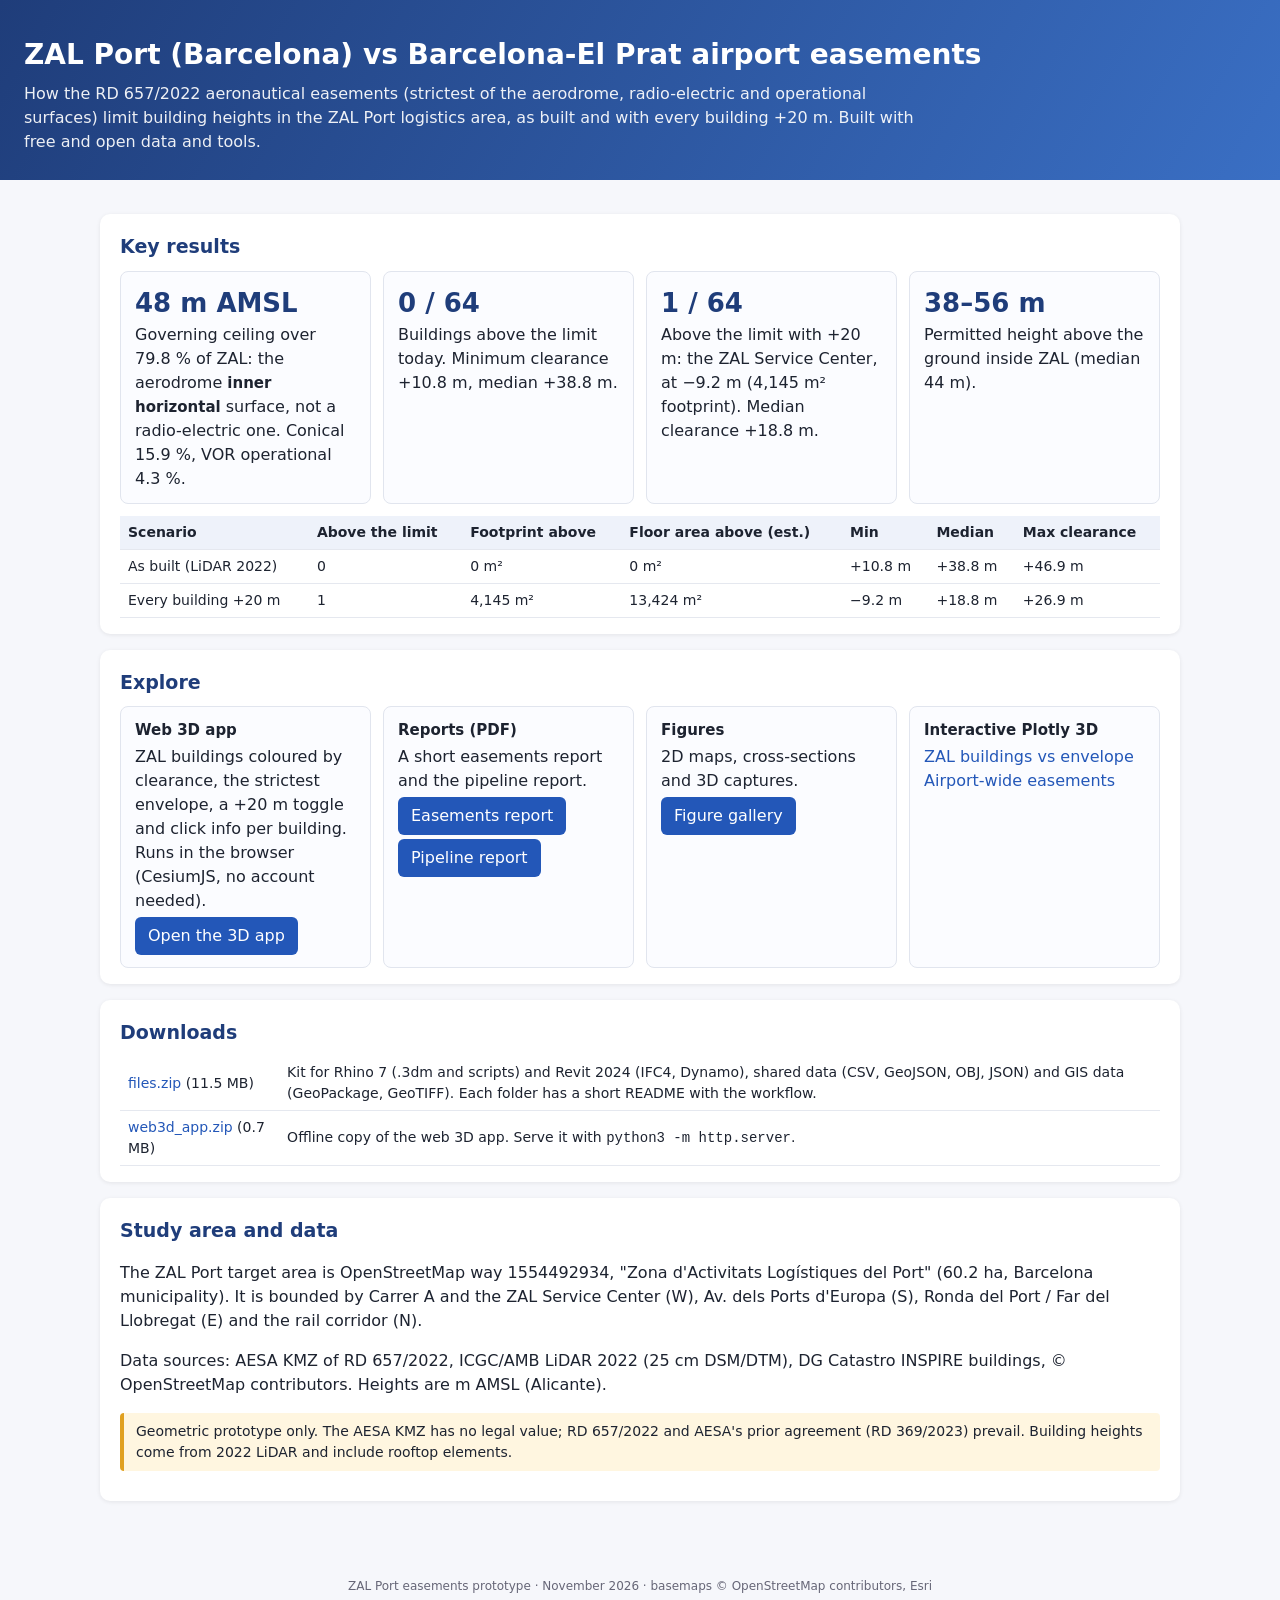
<file: index.html>
<!DOCTYPE html><html lang="en"><head><meta charset="utf-8"><link rel="icon" href="data:,"><meta name="viewport" content="width=device-width,initial-scale=1">
<title>ZAL Port vs Barcelona-El Prat airport easements</title><link rel="stylesheet" href="style.css"></head><body>
<header><h1>ZAL Port (Barcelona) vs Barcelona-El Prat airport easements</h1>
<p>How the RD 657/2022 aeronautical easements (strictest of the aerodrome, radio-electric and operational surfaces) limit building heights in the ZAL Port logistics area, as built and with every building +20 m. Built with free and open data and tools.</p></header>
<main>
<section><h2>Key results</h2><div class="grid">
<div class="card"><span class="kpi">48 m AMSL</span><br>Governing ceiling over 79.8 % of ZAL: the aerodrome <b style="display:inline">inner horizontal</b> surface, not a radio-electric one. Conical 15.9 %, VOR operational 4.3 %.</div>
<div class="card"><span class="kpi">0 / 64</span><br>Buildings above the limit today. Minimum clearance +10.8 m, median +38.8 m.</div>
<div class="card"><span class="kpi">1 / 64</span><br>Above the limit with +20 m: the ZAL Service Center, at −9.2 m (4,145 m² footprint). Median clearance +18.8 m.</div>
<div class="card"><span class="kpi">38–56 m</span><br>Permitted height above the ground inside ZAL (median 44 m).</div></div>
<table style="margin-top:12px"><tr><th>Scenario</th><th>Above the limit</th><th>Footprint above</th><th>Floor area above (est.)</th><th>Min</th><th>Median</th><th>Max clearance</th></tr>
<tr><td>As built (LiDAR 2022)</td><td>0</td><td>0 m²</td><td>0 m²</td><td>+10.8 m</td><td>+38.8 m</td><td>+46.9 m</td></tr>
<tr><td>Every building +20 m</td><td>1</td><td>4,145 m²</td><td>13,424 m²</td><td>−9.2 m</td><td>+18.8 m</td><td>+26.9 m</td></tr></table></section>
<section><h2>Explore</h2><div class="grid">
<div class="card"><b>Web 3D app</b>ZAL buildings coloured by clearance, the strictest envelope, a +20 m toggle and click info per building. Runs in the browser (CesiumJS, no account needed).<br><a class="btn" href="app/index.html">Open the 3D app</a></div>
<div class="card"><b>Reports (PDF)</b>A short easements report and the pipeline report.<br><a class="btn" href="reports/Report_ZAL_Port_easements.pdf">Easements report</a><a class="btn" href="reports/Report_pipeline.pdf">Pipeline report</a></div>
<div class="card"><b>Figures</b>2D maps, cross-sections and 3D captures.<br><a class="btn" href="figures/index.html">Figure gallery</a></div>
<div class="card"><b>Interactive Plotly 3D</b><a href="interactive/C_interactive_3d_ZAL.html">ZAL buildings vs envelope</a><br><a href="interactive/E_airport_easements_3d.html">Airport-wide easements</a></div></div></section>
<section><h2>Downloads</h2><table>
<tr><td><a href="downloads/files.zip">files.zip</a> (11.5 MB)</td><td>Kit for Rhino 7 (.3dm and scripts) and Revit 2024 (IFC4, Dynamo), shared data (CSV, GeoJSON, OBJ, JSON) and GIS data (GeoPackage, GeoTIFF). Each folder has a short README with the workflow.</td></tr>
<tr><td><a href="downloads/web3d_app.zip">web3d_app.zip</a> (0.7 MB)</td><td>Offline copy of the web 3D app. Serve it with <code>python3 -m http.server</code>.</td></tr></table></section>
<section><h2>Study area and data</h2><p>The ZAL Port target area is OpenStreetMap way 1554492934, "Zona d'Activitats Logístiques del Port" (60.2 ha, Barcelona municipality). It is bounded by Carrer A and the ZAL Service Center (W), Av. dels Ports d'Europa (S), Ronda del Port / Far del Llobregat (E) and the rail corridor (N).</p>
<p>Data sources: AESA KMZ of RD 657/2022, ICGC/AMB LiDAR 2022 (25 cm DSM/DTM), DG Catastro INSPIRE buildings, © OpenStreetMap contributors. Heights are m AMSL (Alicante).</p>
<p class="warn">Geometric prototype only. The AESA KMZ has no legal value; RD 657/2022 and AESA's prior agreement (RD 369/2023) prevail. Building heights come from 2022 LiDAR and include rooftop elements.</p></section>
</main><footer>ZAL Port easements prototype · November 2026 · basemaps © OpenStreetMap contributors, Esri</footer></body></html>
</file>
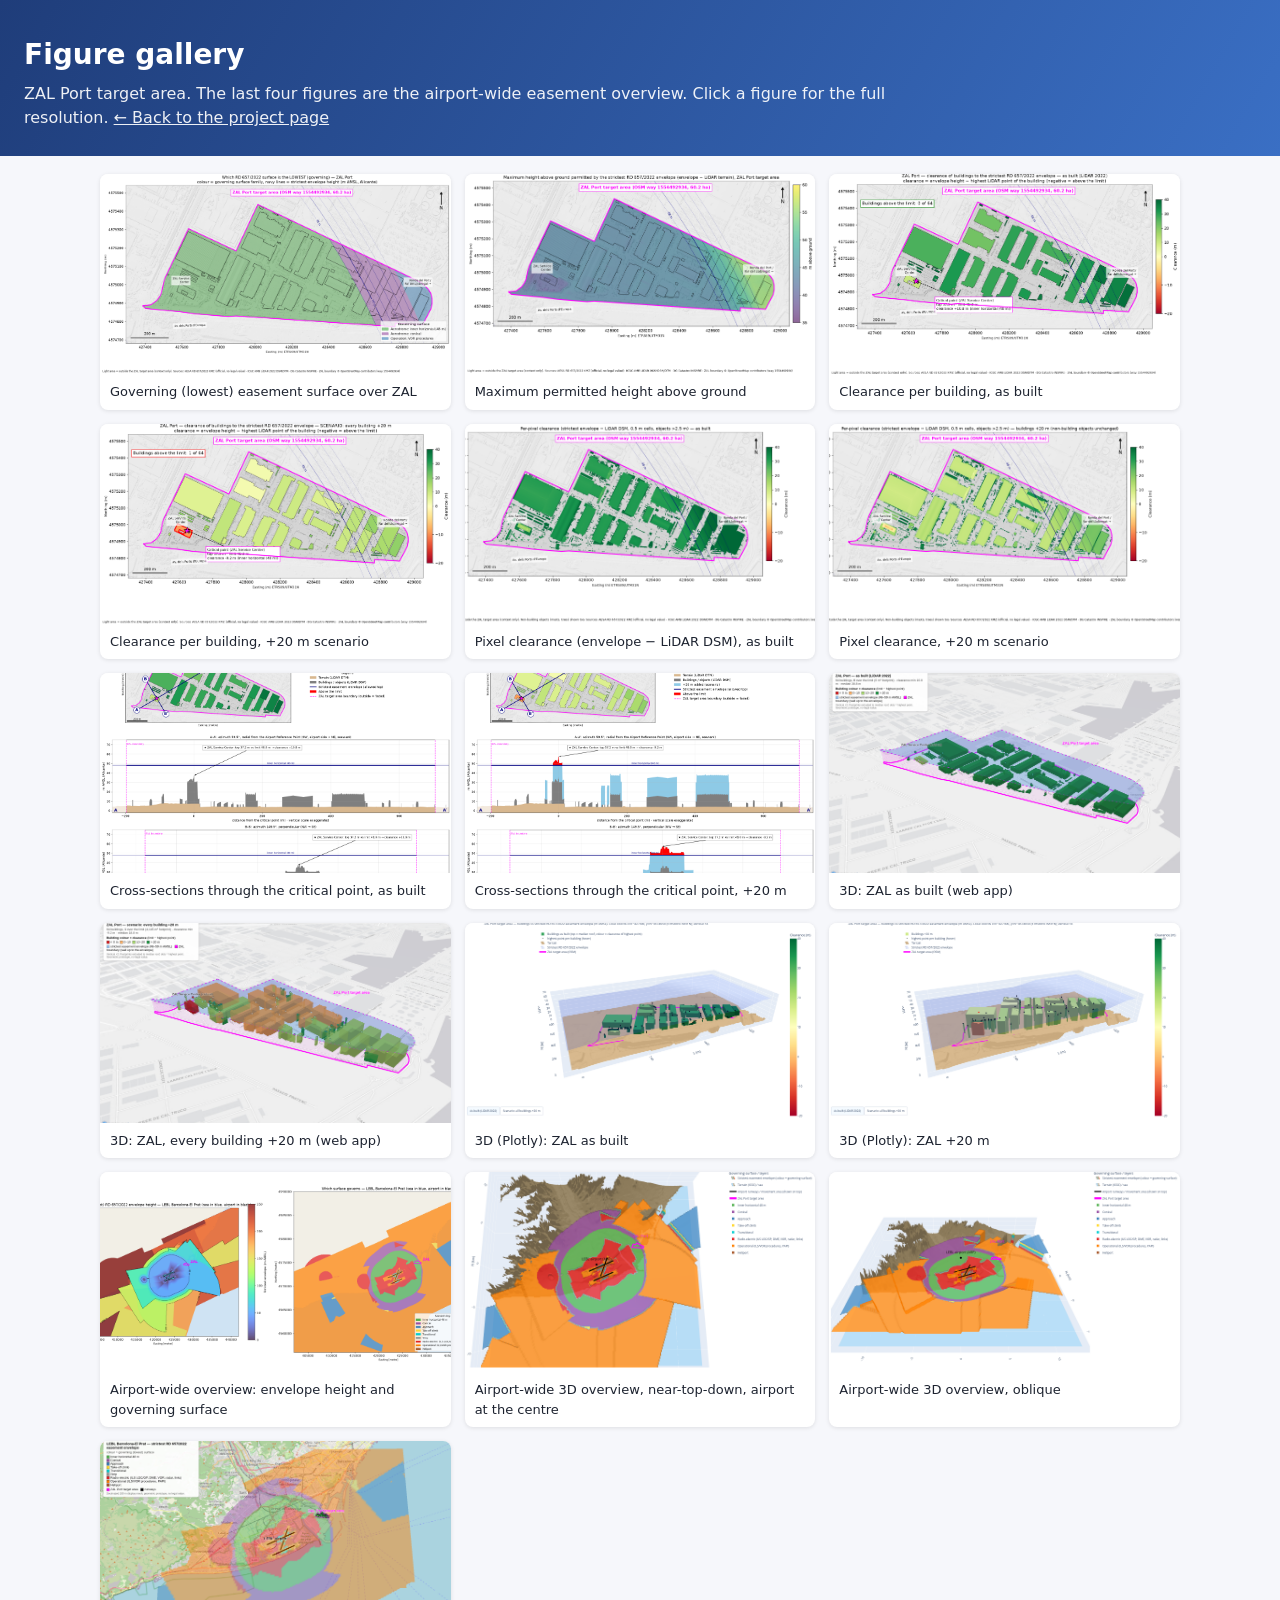
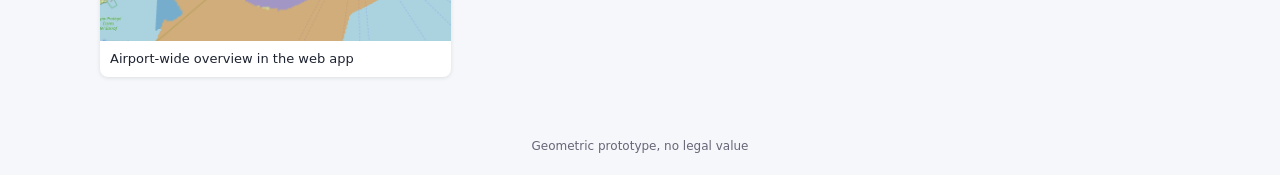
<file: figures/index.html>
<!DOCTYPE html><html lang="en"><head><meta charset="utf-8"><link rel="icon" href="data:,"><meta name="viewport" content="width=device-width,initial-scale=1"><title>Figures – ZAL Port easements</title><link rel="stylesheet" href="../style.css"></head><body>
<header><h1>Figure gallery</h1><p>ZAL Port target area. The last four figures are the airport-wide easement overview. Click a figure for the full resolution. <a href="../index.html" style="color:#fff;text-decoration:underline">← Back to the project page</a></p></header><main><div class="gal"><figure><a href="G_governing_surface_map.png"><img src="G_governing_surface_map.png" alt="Governing (lowest) easement surface over ZAL" loading="lazy"></a><figcaption>Governing (lowest) easement surface over ZAL</figcaption></figure><figure><a href="H_max_permitted_height_above_ground.png"><img src="H_max_permitted_height_above_ground.png" alt="Maximum permitted height above ground" loading="lazy"></a><figcaption>Maximum permitted height above ground</figcaption></figure><figure><a href="A_map_clearance_buildings_now.png"><img src="A_map_clearance_buildings_now.png" alt="Clearance per building, as built" loading="lazy"></a><figcaption>Clearance per building, as built</figcaption></figure><figure><a href="A_map_clearance_buildings_plus20.png"><img src="A_map_clearance_buildings_plus20.png" alt="Clearance per building, +20 m scenario" loading="lazy"></a><figcaption>Clearance per building, +20 m scenario</figcaption></figure><figure><a href="A2_pixel_clearance_now.png"><img src="A2_pixel_clearance_now.png" alt="Pixel clearance (envelope − LiDAR DSM), as built" loading="lazy"></a><figcaption>Pixel clearance (envelope − LiDAR DSM), as built</figcaption></figure><figure><a href="A2_pixel_clearance_plus20.png"><img src="A2_pixel_clearance_plus20.png" alt="Pixel clearance, +20 m scenario" loading="lazy"></a><figcaption>Pixel clearance, +20 m scenario</figcaption></figure><figure><a href="B_cross_sections_now.png"><img src="B_cross_sections_now.png" alt="Cross-sections through the critical point, as built" loading="lazy"></a><figcaption>Cross-sections through the critical point, as built</figcaption></figure><figure><a href="B_cross_sections_plus20.png"><img src="B_cross_sections_plus20.png" alt="Cross-sections through the critical point, +20 m" loading="lazy"></a><figcaption>Cross-sections through the critical point, +20 m</figcaption></figure><figure><a href="web3d_now.png"><img src="web3d_now.png" alt="3D: ZAL as built (web app)" loading="lazy"></a><figcaption>3D: ZAL as built (web app)</figcaption></figure><figure><a href="web3d_plus20.png"><img src="web3d_plus20.png" alt="3D: ZAL, every building +20 m (web app)" loading="lazy"></a><figcaption>3D: ZAL, every building +20 m (web app)</figcaption></figure><figure><a href="C_3d_ZAL_now.png"><img src="C_3d_ZAL_now.png" alt="3D (Plotly): ZAL as built" loading="lazy"></a><figcaption>3D (Plotly): ZAL as built</figcaption></figure><figure><a href="C_3d_ZAL_plus20.png"><img src="C_3d_ZAL_plus20.png" alt="3D (Plotly): ZAL +20 m" loading="lazy"></a><figcaption>3D (Plotly): ZAL +20 m</figcaption></figure><figure><a href="D_airport_envelope_2d.png"><img src="D_airport_envelope_2d.png" alt="Airport-wide overview: envelope height and governing surface" loading="lazy"></a><figcaption>Airport-wide overview: envelope height and governing surface</figcaption></figure><figure><a href="E_airport_easements_3d_view1.png"><img src="E_airport_easements_3d_view1.png" alt="Airport-wide 3D overview, near-top-down, airport at the centre" loading="lazy"></a><figcaption>Airport-wide 3D overview, near-top-down, airport at the centre</figcaption></figure><figure><a href="E_airport_easements_3d_view2.png"><img src="E_airport_easements_3d_view2.png" alt="Airport-wide 3D overview, oblique" loading="lazy"></a><figcaption>Airport-wide 3D overview, oblique</figcaption></figure><figure><a href="web3d_airport.png"><img src="web3d_airport.png" alt="Airport-wide overview in the web app" loading="lazy"></a><figcaption>Airport-wide overview in the web app</figcaption></figure></div></main><footer>Geometric prototype, no legal value</footer></body></html>
</file>
<file: style.css>
body{font-family:system-ui,-apple-system,Segoe UI,Arial,sans-serif;margin:0;color:#1d2330;background:#f6f7fb;line-height:1.5}
header{background:linear-gradient(120deg,#1f3d7a,#3a6fc4);color:#fff;padding:34px 24px 26px}header h1{margin:0 0 6px;font-size:28px}header p{margin:0;opacity:.92;max-width:900px}
main{max-width:1080px;margin:0 auto;padding:18px 20px 40px}section{background:#fff;border-radius:10px;box-shadow:0 1px 4px rgba(0,0,0,.08);padding:16px 20px;margin:16px 0}
h2{font-size:19px;margin:2px 0 10px;color:#1f3d7a}.grid{display:grid;grid-template-columns:repeat(auto-fit,minmax(220px,1fr));gap:12px}
.card{border:1px solid #e1e5ee;border-radius:8px;padding:12px 14px;background:#fbfcff}.card b{display:block;font-size:15px;margin-bottom:3px}
a{color:#2357b8;text-decoration:none}a:hover{text-decoration:underline}.btn{display:inline-block;background:#2357b8;color:#fff;padding:7px 13px;border-radius:6px;margin:4px 6px 0 0}
.btn:hover{background:#1a4290;text-decoration:none}table{border-collapse:collapse;width:100%;font-size:14px}td,th{border-bottom:1px solid #e5e8ef;padding:6px 8px;text-align:left}th{background:#eef2fa}
.kpi{font-size:26px;font-weight:700;color:#1f3d7a}.warn{background:#fff6e0;border-left:4px solid #e0a020;padding:8px 12px;border-radius:4px;font-size:14px}
.gal{display:grid;grid-template-columns:repeat(auto-fill,minmax(300px,1fr));gap:14px}.gal figure{margin:0;background:#fff;border-radius:8px;box-shadow:0 1px 4px rgba(0,0,0,.1);overflow:hidden}
.gal img{width:100%;height:200px;object-fit:cover;display:block}.gal figcaption{padding:8px 10px;font-size:13px}footer{text-align:center;font-size:12px;color:#667;padding:20px}
</file>
